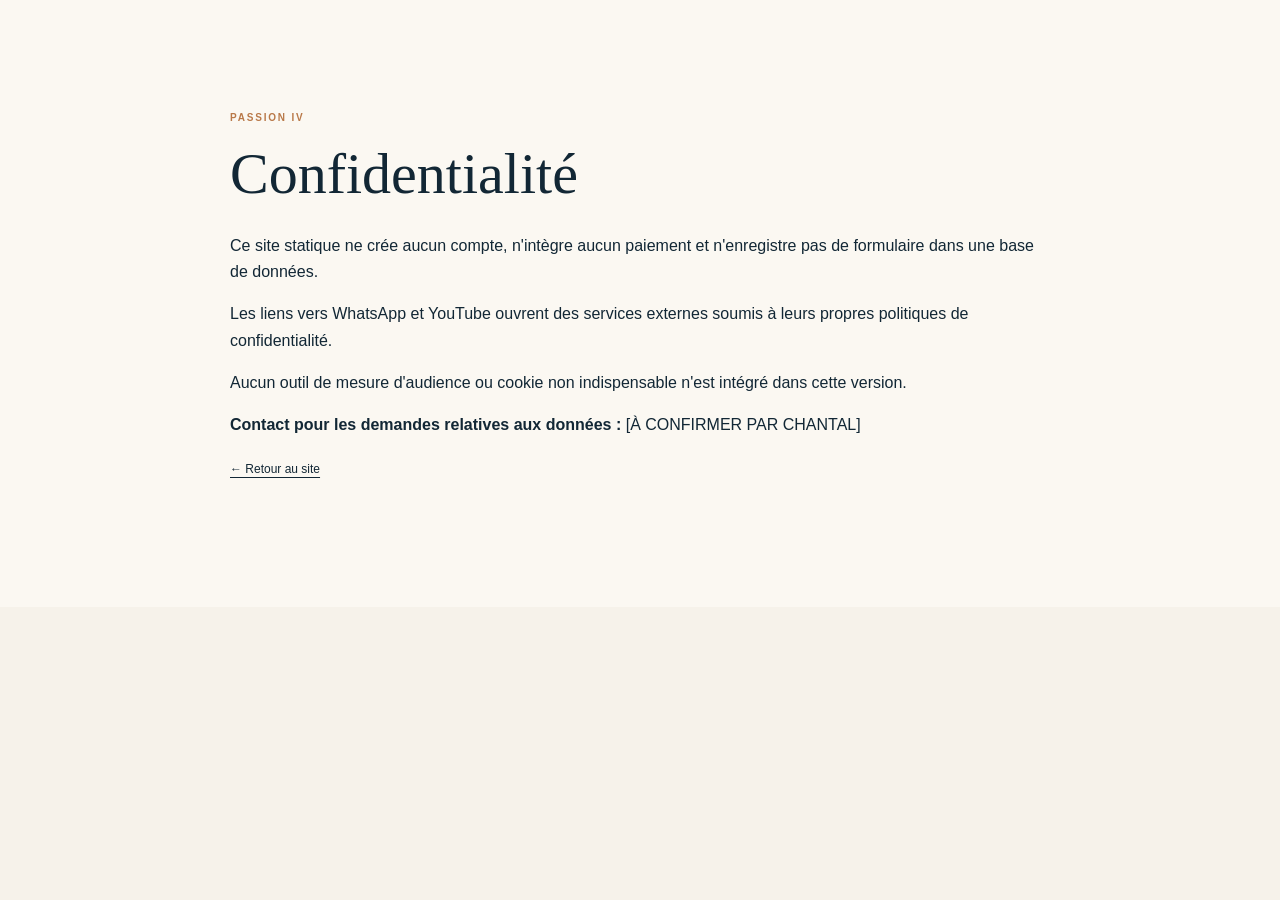
<file: confidentialite.html>
<!doctype html><html lang="fr"><head><meta charset="utf-8"><meta name="viewport" content="width=device-width,initial-scale=1"><meta name="robots" content="noindex"><title>Confidentialité — PASSION IV</title><link rel="stylesheet" href="assets/css/styles.css"></head><body><main class="section warm"><div class="container" style="max-width:820px"><p class="kicker">PASSION IV</p><h1 style="font:500 58px/1 var(--serif);margin:0 0 30px">Confidentialité</h1><p>Ce site statique ne crée aucun compte, n'intègre aucun paiement et n'enregistre pas de formulaire dans une base de données.</p><p>Les liens vers WhatsApp et YouTube ouvrent des services externes soumis à leurs propres politiques de confidentialité.</p><p>Aucun outil de mesure d'audience ou cookie non indispensable n'est intégré dans cette version.</p><p><strong>Contact pour les demandes relatives aux données :</strong> [À CONFIRMER PAR CHANTAL]</p><p><a class="text-link" href="index.html">← Retour au site</a></p></div></main></body></html>
</file>
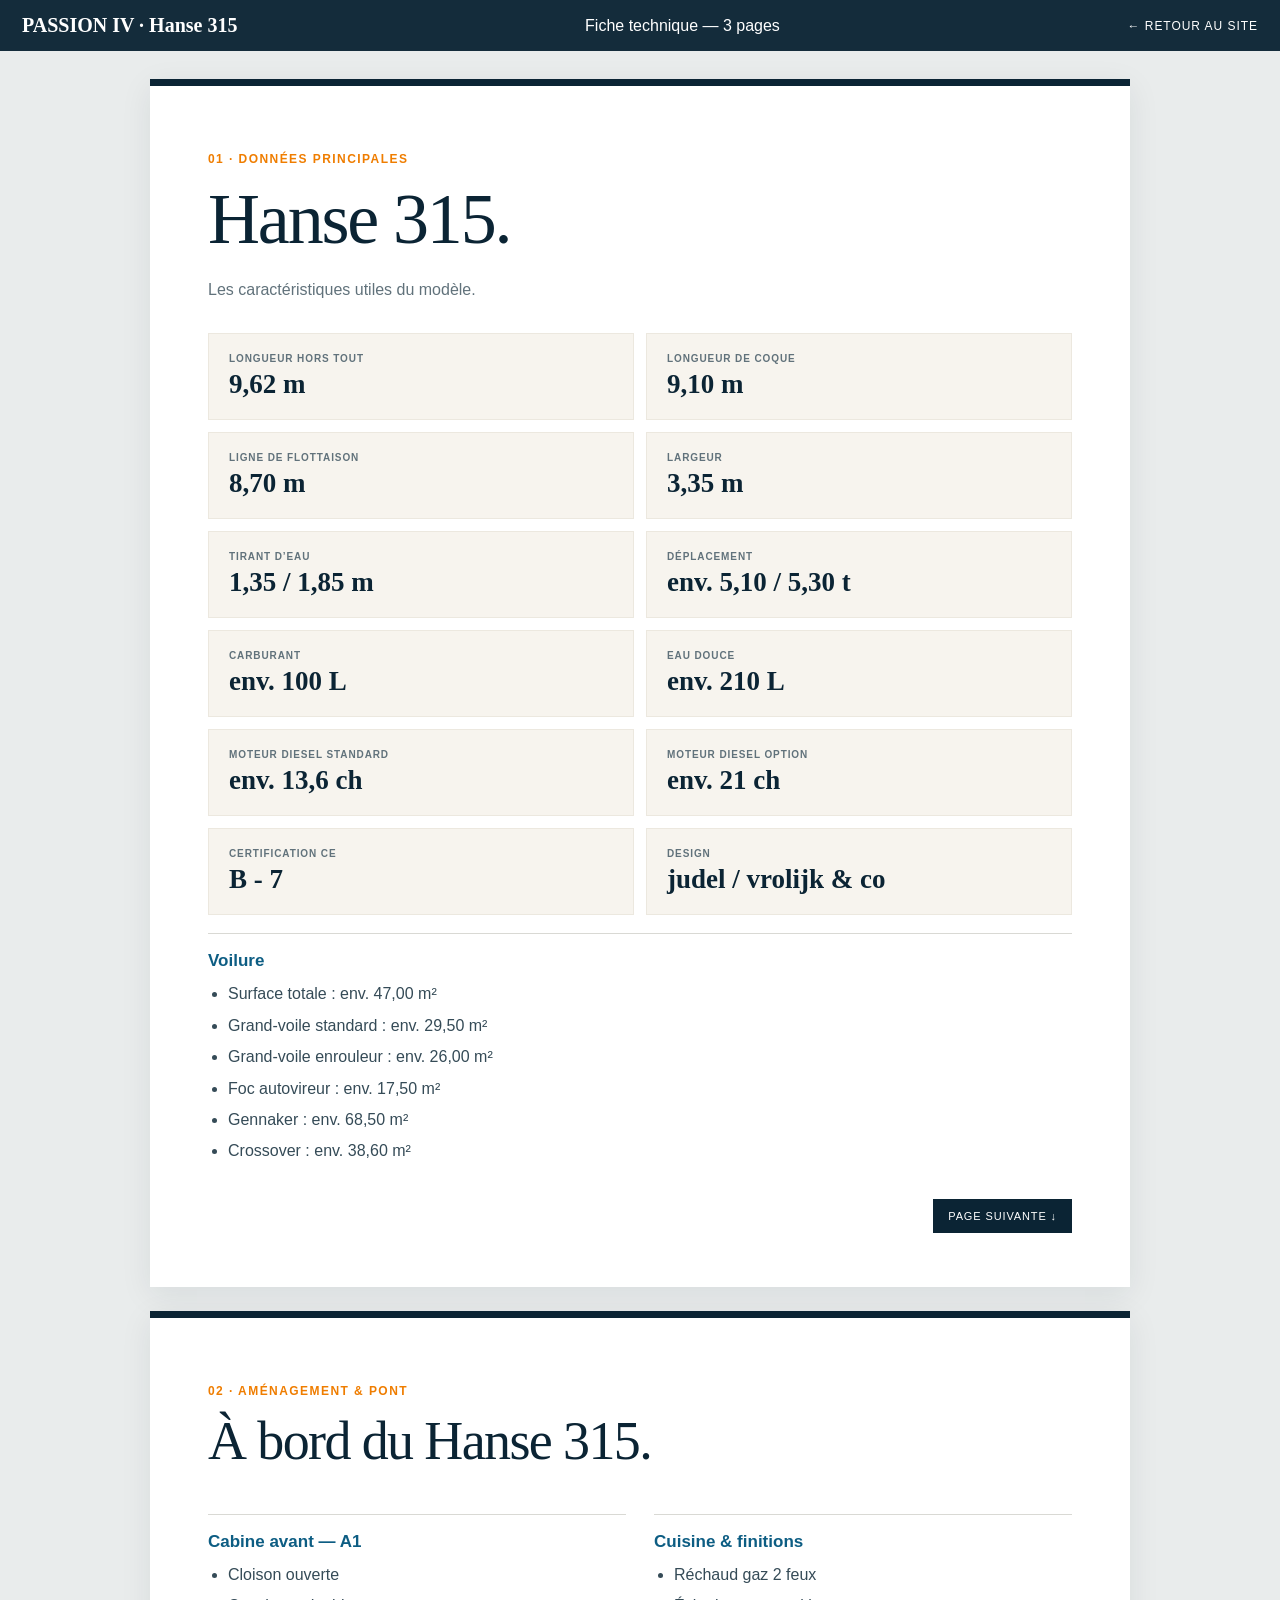
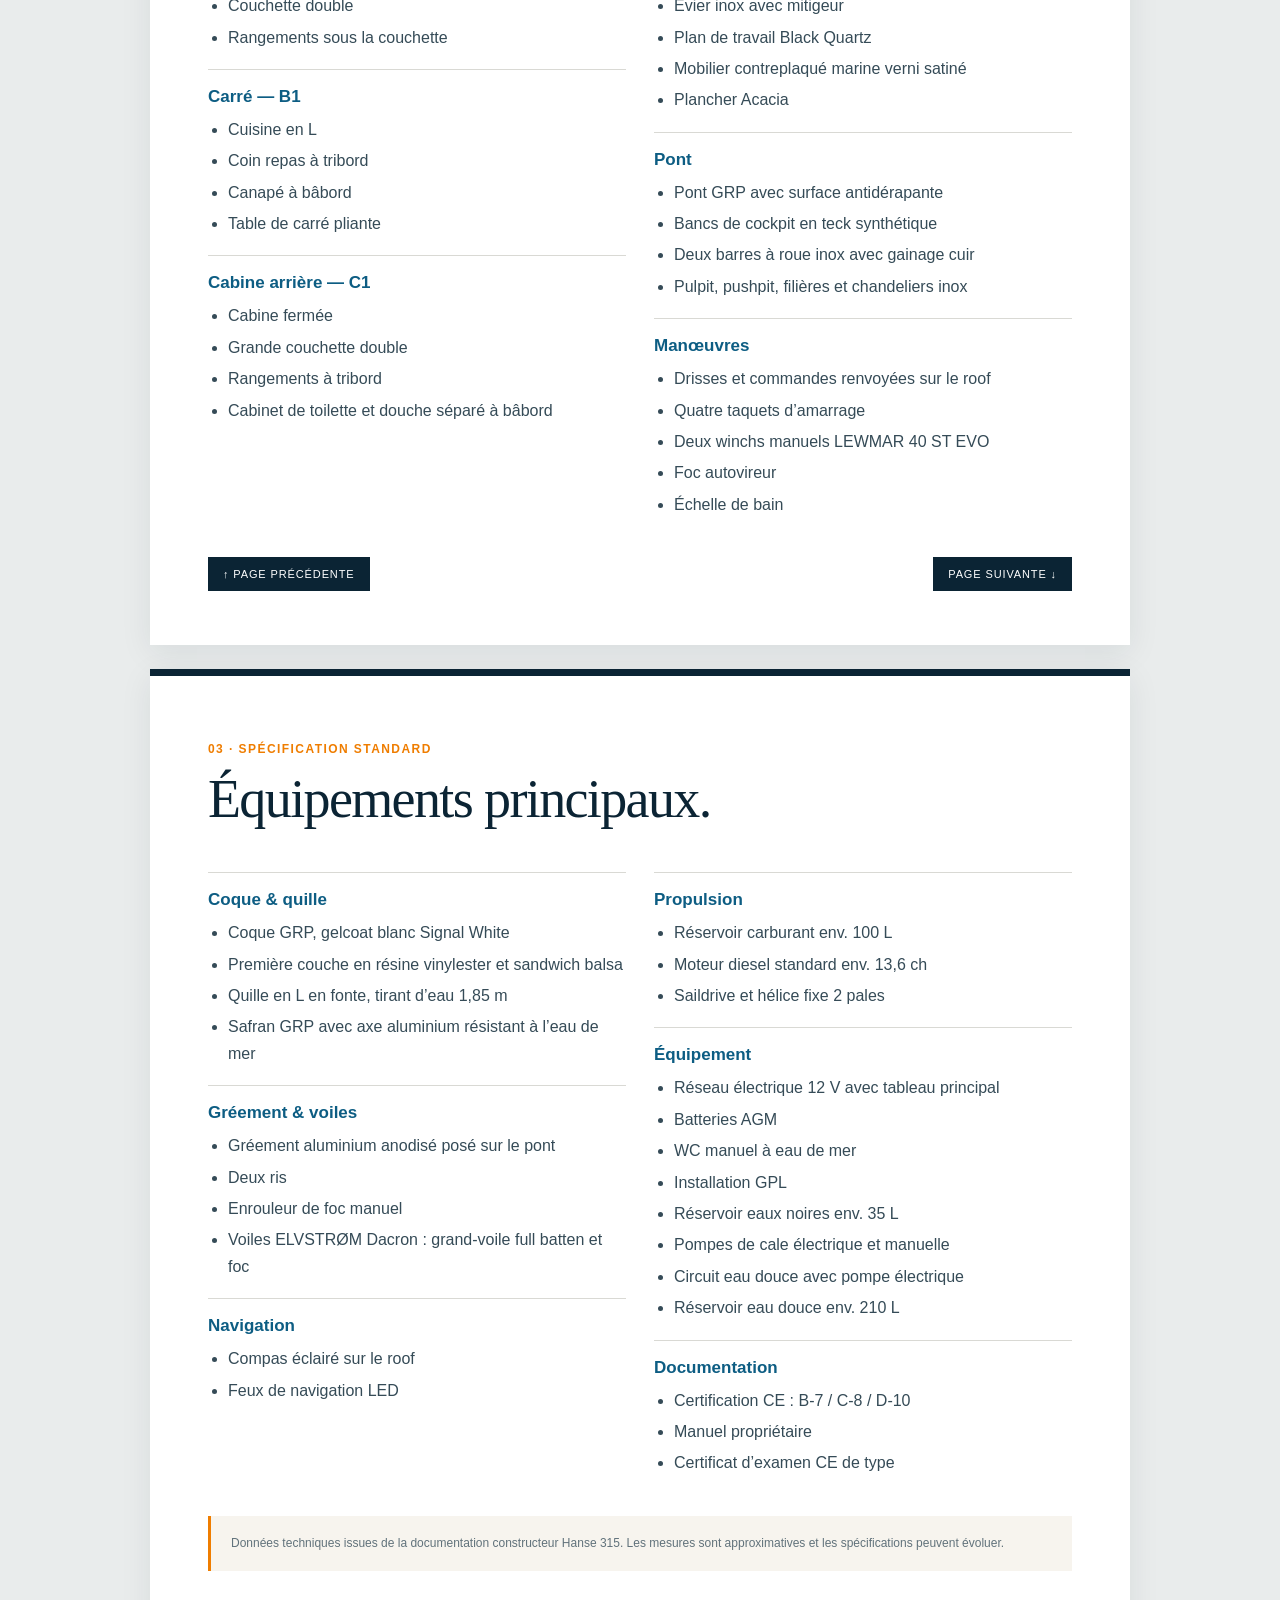
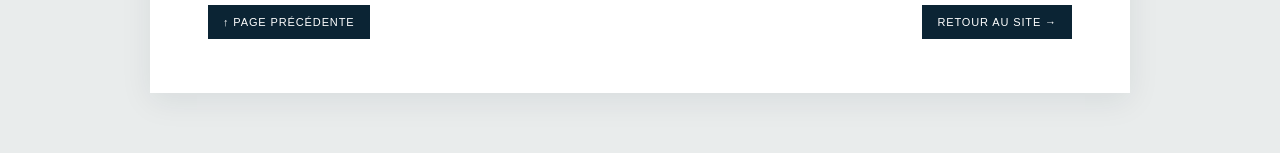
<file: hanse-315-specification.html>
<!doctype html>
<html lang="fr">
<head>
  <meta charset="utf-8">
  <meta name="viewport" content="width=device-width,initial-scale=1">
  <title>Hanse 315 — Fiche technique | PASSION IV</title>
  <meta name="description" content="Fiche technique Hanse 315 en trois sections.">
  <style>
    :root{--marine:#0b2434;--blue:#0d5d83;--orange:#ef7d00;--paper:#f7f4ee;--line:#d9d9d4;--muted:#61727b}
    *{box-sizing:border-box}html{scroll-behavior:smooth}body{margin:0;background:#e9ecec;color:var(--marine);font-family:Arial,Helvetica,sans-serif}
    a{color:inherit}.top{position:sticky;top:0;z-index:10;background:rgba(11,36,52,.96);color:white;padding:14px 22px;display:flex;justify-content:space-between;gap:18px;align-items:center}
    .top strong{font-family:Georgia,serif;font-size:20px}.top a{text-decoration:none;font-size:12px;text-transform:uppercase;letter-spacing:.08em}
    main{width:min(980px,calc(100% - 28px));margin:28px auto 60px}.sheet{background:white;min-height:calc(100vh - 92px);margin:0 0 24px;padding:54px 58px;box-shadow:0 8px 30px rgba(11,36,52,.08);border-top:7px solid var(--marine)}
    .eyebrow{color:var(--orange);font-size:12px;font-weight:800;text-transform:uppercase;letter-spacing:.12em}.sheet h1,.sheet h2{font-family:Georgia,serif;font-weight:500;letter-spacing:-.03em}.sheet h1{font-size:clamp(42px,7vw,72px);margin:10px 0 14px}.sheet h2{font-size:clamp(34px,5vw,54px);margin:10px 0 24px}.lead{color:var(--muted);max-width:720px;line-height:1.65}
    .facts{display:grid;grid-template-columns:repeat(2,1fr);gap:12px;margin-top:30px}.fact{background:var(--paper);padding:19px 20px;border:1px solid #ece8df}.fact small{display:block;color:var(--muted);font-size:10px;text-transform:uppercase;letter-spacing:.09em;font-weight:700}.fact strong{display:block;font-family:Georgia,serif;font-size:27px;margin-top:5px}
    .cols{display:grid;grid-template-columns:1fr 1fr;gap:28px}.block{border-top:1px solid var(--line);padding-top:17px;margin-top:18px}.block h3{color:var(--blue);margin:0 0 10px;font-size:17px}.block ul{margin:0;padding-left:20px;line-height:1.65;color:#354b57}.block li{margin:5px 0}
    .note{margin-top:34px;padding:18px 20px;background:var(--paper);color:var(--muted);font-size:12px;line-height:1.6;border-left:3px solid var(--orange)}
    .nav{display:flex;justify-content:space-between;gap:12px;margin-top:34px}.nav a{background:var(--marine);color:white;text-decoration:none;padding:11px 15px;font-size:11px;text-transform:uppercase;letter-spacing:.08em}
    @media(max-width:720px){.sheet{padding:38px 24px;min-height:auto}.facts,.cols{grid-template-columns:1fr}.top{align-items:flex-start}.top span{display:none}}
    @media print{body{background:white}.top{display:none}main{width:100%;margin:0}.sheet{box-shadow:none;margin:0;min-height:100vh;page-break-after:always}.sheet:last-child{page-break-after:auto}}
  </style>
</head>
<body>
  <header class="top"><strong>PASSION IV · Hanse 315</strong><span>Fiche technique — 3 pages</span><a href="index.html#voilier">← Retour au site</a></header>
  <main>
    <section class="sheet" id="page-1">
      <p class="eyebrow">01 · Données principales</p>
      <h1>Hanse 315.</h1>
      <p class="lead">Les caractéristiques utiles du modèle.</p>
      <div class="facts">
        <div class="fact"><small>Longueur hors tout</small><strong>9,62 m</strong></div>
        <div class="fact"><small>Longueur de coque</small><strong>9,10 m</strong></div>
        <div class="fact"><small>Ligne de flottaison</small><strong>8,70 m</strong></div>
        <div class="fact"><small>Largeur</small><strong>3,35 m</strong></div>
        <div class="fact"><small>Tirant d’eau</small><strong>1,35 / 1,85 m</strong></div>
        <div class="fact"><small>Déplacement</small><strong>env. 5,10 / 5,30 t</strong></div>
        <div class="fact"><small>Carburant</small><strong>env. 100 L</strong></div>
        <div class="fact"><small>Eau douce</small><strong>env. 210 L</strong></div>
        <div class="fact"><small>Moteur diesel standard</small><strong>env. 13,6 ch</strong></div>
        <div class="fact"><small>Moteur diesel option</small><strong>env. 21 ch</strong></div>
        <div class="fact"><small>Certification CE</small><strong>B - 7</strong></div>
        <div class="fact"><small>Design</small><strong>judel / vrolijk & co</strong></div>
      </div>
      <div class="block"><h3>Voilure</h3><ul>
        <li>Surface totale : env. 47,00 m²</li><li>Grand-voile standard : env. 29,50 m²</li>
        <li>Grand-voile enrouleur : env. 26,00 m²</li><li>Foc autovireur : env. 17,50 m²</li>
        <li>Gennaker : env. 68,50 m²</li><li>Crossover : env. 38,60 m²</li>
      </ul></div>
      <div class="nav"><span></span><a href="#page-2">Page suivante ↓</a></div>
    </section>

    <section class="sheet" id="page-2">
      <p class="eyebrow">02 · Aménagement & pont</p>
      <h2>À bord du Hanse 315.</h2>
      <div class="cols">
        <div>
          <div class="block"><h3>Cabine avant — A1</h3><ul><li>Cloison ouverte</li><li>Couchette double</li><li>Rangements sous la couchette</li></ul></div>
          <div class="block"><h3>Carré — B1</h3><ul><li>Cuisine en L</li><li>Coin repas à tribord</li><li>Canapé à bâbord</li><li>Table de carré pliante</li></ul></div>
          <div class="block"><h3>Cabine arrière — C1</h3><ul><li>Cabine fermée</li><li>Grande couchette double</li><li>Rangements à tribord</li><li>Cabinet de toilette et douche séparé à bâbord</li></ul></div>
        </div>
        <div>
          <div class="block"><h3>Cuisine & finitions</h3><ul><li>Réchaud gaz 2 feux</li><li>Évier inox avec mitigeur</li><li>Plan de travail Black Quartz</li><li>Mobilier contreplaqué marine verni satiné</li><li>Plancher Acacia</li></ul></div>
          <div class="block"><h3>Pont</h3><ul><li>Pont GRP avec surface antidérapante</li><li>Bancs de cockpit en teck synthétique</li><li>Deux barres à roue inox avec gainage cuir</li><li>Pulpit, pushpit, filières et chandeliers inox</li></ul></div>
          <div class="block"><h3>Manœuvres</h3><ul><li>Drisses et commandes renvoyées sur le roof</li><li>Quatre taquets d’amarrage</li><li>Deux winchs manuels LEWMAR 40 ST EVO</li><li>Foc autovireur</li><li>Échelle de bain</li></ul></div>
        </div>
      </div>
      <div class="nav"><a href="#page-1">↑ Page précédente</a><a href="#page-3">Page suivante ↓</a></div>
    </section>

    <section class="sheet" id="page-3">
      <p class="eyebrow">03 · Spécification standard</p>
      <h2>Équipements principaux.</h2>
      <div class="cols">
        <div>
          <div class="block"><h3>Coque & quille</h3><ul><li>Coque GRP, gelcoat blanc Signal White</li><li>Première couche en résine vinylester et sandwich balsa</li><li>Quille en L en fonte, tirant d’eau 1,85 m</li><li>Safran GRP avec axe aluminium résistant à l’eau de mer</li></ul></div>
          <div class="block"><h3>Gréement & voiles</h3><ul><li>Gréement aluminium anodisé posé sur le pont</li><li>Deux ris</li><li>Enrouleur de foc manuel</li><li>Voiles ELVSTRØM Dacron : grand-voile full batten et foc</li></ul></div>
          <div class="block"><h3>Navigation</h3><ul><li>Compas éclairé sur le roof</li><li>Feux de navigation LED</li></ul></div>
        </div>
        <div>
          <div class="block"><h3>Propulsion</h3><ul><li>Réservoir carburant env. 100 L</li><li>Moteur diesel standard env. 13,6 ch</li><li>Saildrive et hélice fixe 2 pales</li></ul></div>
          <div class="block"><h3>Équipement</h3><ul><li>Réseau électrique 12 V avec tableau principal</li><li>Batteries AGM</li><li>WC manuel à eau de mer</li><li>Installation GPL</li><li>Réservoir eaux noires env. 35 L</li><li>Pompes de cale électrique et manuelle</li><li>Circuit eau douce avec pompe électrique</li><li>Réservoir eau douce env. 210 L</li></ul></div>
          <div class="block"><h3>Documentation</h3><ul><li>Certification CE : B-7 / C-8 / D-10</li><li>Manuel propriétaire</li><li>Certificat d’examen CE de type</li></ul></div>
        </div>
      </div>
      <p class="note">Données techniques issues de la documentation constructeur Hanse 315. Les mesures sont approximatives et les spécifications peuvent évoluer.</p>
      <div class="nav"><a href="#page-2">↑ Page précédente</a><a href="index.html#voilier">Retour au site →</a></div>
    </section>
  </main>
</body>
</html>
</file>
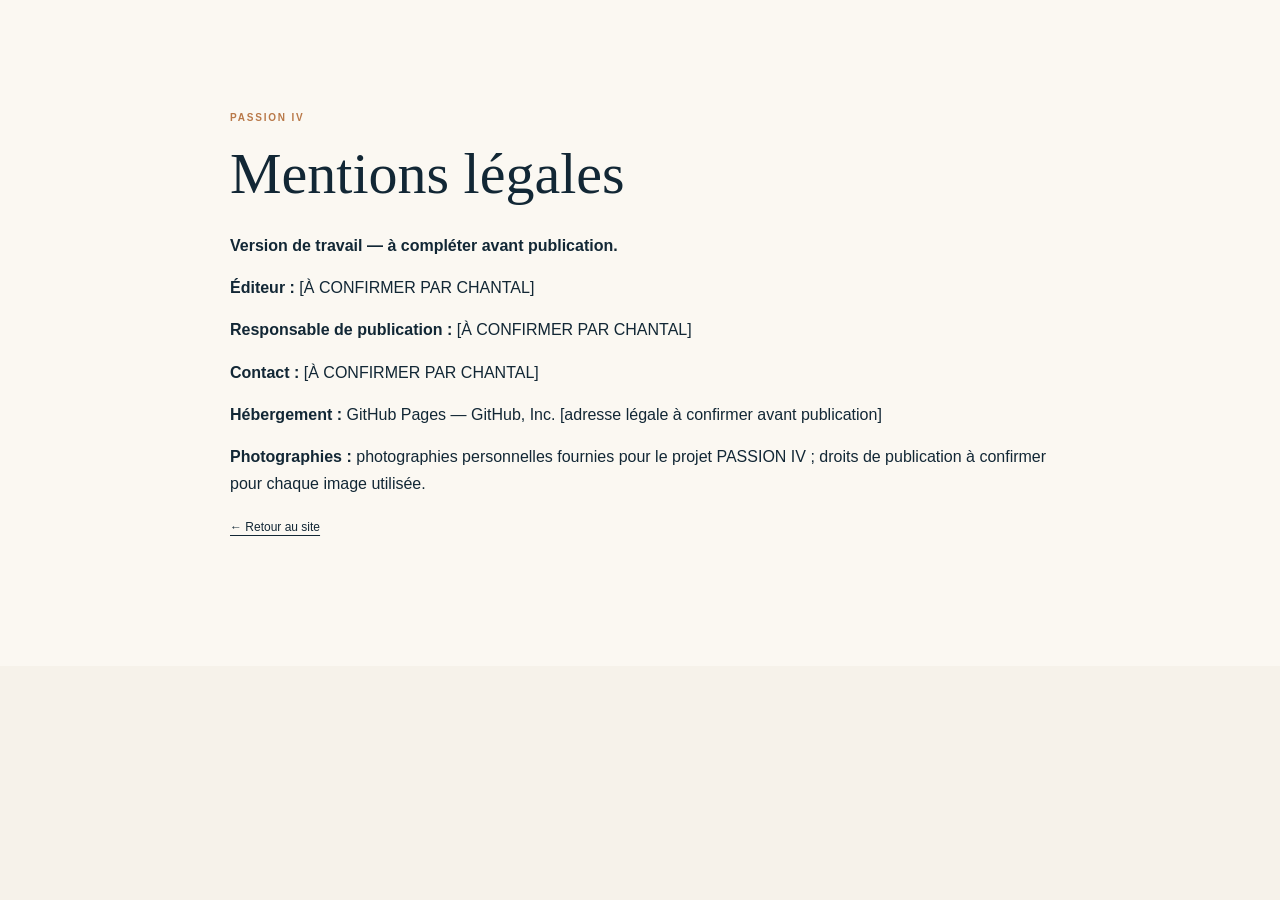
<file: mentions-legales.html>
<!doctype html><html lang="fr"><head><meta charset="utf-8"><meta name="viewport" content="width=device-width,initial-scale=1"><meta name="robots" content="noindex"><title>Mentions légales — PASSION IV</title><link rel="stylesheet" href="assets/css/styles.css"></head><body><main class="section warm"><div class="container" style="max-width:820px"><p class="kicker">PASSION IV</p><h1 style="font:500 58px/1 var(--serif);margin:0 0 30px">Mentions légales</h1><p><strong>Version de travail — à compléter avant publication.</strong></p><p><strong>Éditeur :</strong> [À CONFIRMER PAR CHANTAL]</p><p><strong>Responsable de publication :</strong> [À CONFIRMER PAR CHANTAL]</p><p><strong>Contact :</strong> [À CONFIRMER PAR CHANTAL]</p><p><strong>Hébergement :</strong> GitHub Pages — GitHub, Inc. [adresse légale à confirmer avant publication]</p><p><strong>Photographies :</strong> photographies personnelles fournies pour le projet PASSION IV ; droits de publication à confirmer pour chaque image utilisée.</p><p><a class="text-link" href="index.html">← Retour au site</a></p></div></main></body></html>
</file>
<file: assets/css/styles.css>
:root{
  --marine:#0b2434;
  --marine-2:#14394a;
  --sea:#315b68;
  --paper:#f6f2ea;
  --warm:#fbf8f2;
  --sand:#e5dac9;
  --sand-2:#d5c3aa;
  --accent:#b97949;
  --ink:#122735;
  --muted:#64717a;
  --line:#cfc7bc;
  --white:#fff;
  --shadow:0 18px 45px rgba(10,36,52,.12);
  --radius:18px;
  --container:min(1180px,calc(100vw - 40px));
  --serif:"Iowan Old Style","Baskerville","Palatino Linotype",Georgia,serif;
  --sans:Inter,ui-sans-serif,-apple-system,BlinkMacSystemFont,"Segoe UI",Roboto,Arial,sans-serif;
}
*{box-sizing:border-box}
html{scroll-behavior:smooth;scroll-padding-top:24px}
body{margin:0;background:var(--paper);color:var(--ink);font-family:var(--sans);font-size:16px;line-height:1.65;-webkit-font-smoothing:antialiased}
body.menu-open{overflow:hidden}
img{display:block;width:100%;height:auto}
a{color:inherit;text-decoration:none}
button,input,textarea,select{font:inherit}
button{color:inherit}
a:focus-visible,button:focus-visible,summary:focus-visible{outline:3px solid var(--accent);outline-offset:4px}
[hidden]{display:none!important}
.container{width:var(--container);margin-inline:auto}
.skip-link{position:fixed;left:16px;top:-120px;z-index:300;background:#fff;color:#111;padding:12px 16px;border-radius:6px}.skip-link:focus{top:16px}
.site-header{position:absolute;top:0;left:0;right:0;z-index:50;display:flex;align-items:center;justify-content:space-between;padding:26px max(24px,4vw);color:#fff}
.brand{display:inline-flex;flex-direction:column;gap:7px;font-weight:800;letter-spacing:.08em;line-height:1}.brand span{font-size:20px}.brand em{font-family:var(--serif);font-weight:500}.brand small{font-size:9px;letter-spacing:.18em;text-transform:uppercase;opacity:.78}
.menu-tab{position:fixed;right:0;top:42%;z-index:70;border:0;background:var(--paper);color:var(--marine);min-height:50px;padding:13px 14px 13px 12px;display:flex;gap:10px;align-items:center;box-shadow:0 8px 30px rgba(0,0,0,.16);border-radius:12px 0 0 12px;text-transform:uppercase;letter-spacing:.12em;font-size:10px;font-weight:800;cursor:pointer}.menu-tab-lines{display:grid;gap:5px}.menu-tab-lines i{display:block;width:20px;height:1.5px;background:currentColor}
.menu-backdrop{position:fixed;inset:0;z-index:80;background:rgba(4,19,28,.55);backdrop-filter:blur(3px)}
.menu-drawer{position:fixed;right:0;top:0;bottom:0;width:min(440px,100vw);z-index:90;background:var(--paper);transform:translateX(102%);transition:transform .35s ease;display:flex;flex-direction:column;padding:30px 28px 24px;box-shadow:-20px 0 60px rgba(0,0,0,.22);overflow:auto}.menu-drawer.open{transform:translateX(0)}
.menu-head{display:flex;justify-content:space-between;align-items:center;padding-bottom:22px;border-bottom:1px solid var(--line)}.menu-head div{display:grid;gap:5px}.menu-head strong{letter-spacing:.1em}.menu-head small{font-size:10px;text-transform:uppercase;letter-spacing:.14em;color:var(--muted)}.icon-button{width:44px;height:44px;border:1px solid var(--line);border-radius:50%;background:transparent;font-size:27px;cursor:pointer}
.drawer-nav{display:grid;margin-top:18px}.drawer-nav>a,.drawer-nav summary{display:flex;align-items:center;gap:15px;padding:16px 4px;border-bottom:1px solid var(--line);font-family:var(--serif);font-size:25px;cursor:pointer;list-style:none}.drawer-nav summary::-webkit-details-marker{display:none}.drawer-nav span{font-family:var(--sans);font-size:9px;letter-spacing:.1em;color:var(--accent)}.drawer-nav details[open] summary{color:var(--accent)}.submenu{display:grid;padding:8px 0 12px 40px;border-bottom:1px solid var(--line)}.submenu a{padding:8px 0;color:#415563;font-size:14px}.menu-foot{margin-top:auto;padding-top:25px;display:flex;justify-content:space-between;gap:15px;font-size:11px;color:var(--muted)}
.hero{min-height:100svh;position:relative;display:grid;align-items:end;overflow:hidden;background:var(--marine);color:#fff}.hero-media,.hero-shade{position:absolute;inset:0}.hero-media img{width:100%;height:100%;object-fit:cover;object-position:center 48%;animation:none}.hero-shade{background:linear-gradient(90deg,rgba(4,22,33,.80) 0%,rgba(4,22,33,.50) 30%,rgba(4,22,33,.16) 54%,rgba(4,22,33,.04) 75%),linear-gradient(0deg,rgba(3,17,26,.48),transparent 48%)}.hero-content{position:relative;z-index:2;padding:165px 0 86px;align-self:center}.kicker{margin:0 0 18px;text-transform:uppercase;letter-spacing:.18em;font-size:10px;font-weight:800;color:var(--accent)}.kicker.light{color:#f0d5bd}.hero h1{font-family:var(--serif);font-size:clamp(74px,13vw,178px);line-height:.8;letter-spacing:-.055em;font-weight:500;margin:0;max-width:900px}.hero h1 em{font-weight:400}.hero-line{font-family:var(--serif);font-style:italic;font-size:clamp(24px,3vw,40px);margin:25px 0 12px}.hero-copy{font-size:17px;max-width:590px;color:#edf2f5;margin:0}.hero-actions{display:flex;gap:11px;flex-wrap:wrap;margin-top:30px}.button{min-height:48px;padding:13px 20px;border-radius:999px;display:inline-flex;align-items:center;justify-content:center;font-size:12px;font-weight:800;letter-spacing:.035em;transition:transform .18s,background .18s,color .18s}.button:hover{transform:translateY(-1px)}.button-light{background:var(--paper);color:var(--marine)}.button-ghost{border:1px solid rgba(255,255,255,.48);color:#fff;background:rgba(255,255,255,.06)}.button-accent{background:var(--accent);color:#fff}.button-dark{background:var(--marine);color:#fff}.hero-scroll{position:absolute;z-index:2;right:max(22px,5vw);bottom:33px;font-size:10px;text-transform:uppercase;letter-spacing:.15em;display:flex;gap:12px;align-items:center}.hero-scroll span{font-size:18px}
.fact-strip{background:var(--marine);color:#fff;border-top:1px solid rgba(255,255,255,.16)}.fact-grid{display:grid;grid-template-columns:repeat(4,1fr)}.fact-grid div{padding:24px 24px 26px;border-right:1px solid rgba(255,255,255,.14)}.fact-grid div:first-child{padding-left:0}.fact-grid div:last-child{border-right:0}.fact-grid strong{display:block;font:500 25px/1.2 var(--serif);margin-bottom:6px}.fact-grid span{font-size:10px;text-transform:uppercase;letter-spacing:.12em;color:#b9c7ce}
.section{padding:110px 0}.warm{background:var(--warm)}.sand{background:var(--sand)}.deep{background:var(--marine);color:#fff}.split{display:grid;grid-template-columns:1fr 1fr;gap:70px;align-items:center}.top-align{align-items:start}.copy-block h2,.section-head h2{font:500 clamp(45px,6.3vw,82px)/.98 var(--serif);letter-spacing:-.045em;margin:0 0 28px}.copy-block h2 em,.section-head h2 em{font-weight:400;color:var(--accent)}.copy-block p{color:#3d5260;margin:0 0 17px;max-width:680px}.light-text p{color:#d4dfe5}.light-text h2,.light-text strong{color:#fff}.clean-list{list-style:none;padding:0;margin:26px 0 0;display:grid;gap:11px}.clean-list li{position:relative;padding-left:24px;color:#3d5260}.clean-list li:before{content:"—";position:absolute;left:0;color:var(--accent)}
.media-card{margin:0;position:relative;background:#d7dedf;overflow:hidden;border-radius:var(--radius);box-shadow:var(--shadow)}.media-card img{height:100%;object-fit:cover}.zoom-navigation{overflow:hidden}
.zoom-navigation picture{overflow:hidden}
.zoom-navigation img{animation:navigation-zoom 14s ease-in-out infinite alternate;transform-origin:center center;will-change:transform}
@keyframes navigation-zoom{from{transform:scale(1)}to{transform:scale(1.08)}}
.media-card>picture{display:block;aspect-ratio:4/3}.media-card.large>picture{aspect-ratio:16/10}.media-card figcaption{position:absolute;left:14px;bottom:14px;background:rgba(11,36,52,.82);color:#fff;border-radius:999px;padding:7px 11px;font-size:10px;letter-spacing:.08em;text-transform:uppercase}.portrait-ish>picture{aspect-ratio:4/5}.portrait-ish img{object-position:center 42%}
.section-head{display:flex;justify-content:space-between;gap:50px;align-items:end;margin-bottom:52px}.section-head>div{max-width:720px}.section-head>p{max-width:420px;margin:0;color:#425866}.section-head.light-text>p{color:#cbd8de}
.timeline{list-style:none;padding:0;margin:45px 0 28px;border-top:1px solid rgba(255,255,255,.18)}.timeline li{display:grid;grid-template-columns:75px 1fr;gap:28px;padding:27px 0;border-bottom:1px solid rgba(255,255,255,.18)}.timeline>li>span{font-size:10px;letter-spacing:.12em;color:#d5a57f}.timeline strong{font:500 31px/1.1 var(--serif)}.timeline p{margin:8px 0 0;color:#c7d4da;max-width:650px}.fine-print{font-size:11px!important;color:#8ca0aa!important;max-width:760px!important}
.sorties-list{display:grid;gap:1px;background:rgba(11,36,52,.15);border:1px solid rgba(11,36,52,.15)}.sortie-card{background:var(--paper);padding:28px;display:grid;grid-template-columns:1fr auto;gap:30px;align-items:end}.sortie-cat{font-size:9px;text-transform:uppercase;letter-spacing:.13em;color:var(--accent);font-weight:800}.sortie-card h3{font:500 31px/1.1 var(--serif);margin:8px 0}.sortie-card p{margin:7px 0;color:#53636d}.sortie-date{text-transform:capitalize;font-weight:700;color:var(--marine)!important}.sortie-actions{display:grid;gap:10px;justify-items:end}.empty-state{border:1px solid rgba(11,36,52,.2);padding:28px;background:rgba(255,255,255,.4)}.empty-state strong{font:500 25px var(--serif)}.empty-state p{margin:8px 0 0;color:#52636c}
.context-photo{position:relative;margin:46px auto 0;width:min(1180px,calc(100% - 48px));overflow:hidden;border-radius:14px;background:#d8e0e2}
.context-photo img{width:100%;height:clamp(300px,46vw,620px);object-fit:cover;display:block}
.context-photo figcaption{position:absolute;left:18px;bottom:16px;margin:0;padding:9px 12px;background:rgba(7,27,39,.74);color:#fff;font-size:10px;text-transform:uppercase;letter-spacing:.1em;border-radius:999px}
.photo-break{position:relative;min-height:58vh;overflow:hidden;background:#0b2434}
.photo-break picture,.photo-break img{position:absolute;inset:0;width:100%;height:100%}
.photo-break img{object-fit:cover}
.photo-break::after{content:"";position:absolute;inset:0;background:linear-gradient(180deg,rgba(7,27,39,.04),rgba(7,27,39,.34))}
.photo-break>span{position:absolute;z-index:1;left:max(22px,5vw);bottom:28px;color:#fff;font-size:10px;text-transform:uppercase;letter-spacing:.14em;background:rgba(7,27,39,.56);padding:10px 13px;border-radius:999px}
.boat-facts{display:grid;grid-template-columns:repeat(4,1fr);margin:6px 0 34px;border:1px solid var(--line);background:rgba(255,255,255,.42)}
.boat-facts div{padding:18px 22px;border-right:1px solid var(--line)}
.boat-facts div:last-child{border-right:0}
.boat-facts strong{display:block;font:500 24px/1.15 var(--serif);color:var(--marine);margin-bottom:6px}
.boat-facts span{display:block;font-size:9px;text-transform:uppercase;letter-spacing:.12em;color:var(--muted)}
.boat-visuals{display:grid;grid-template-columns:1.35fr .65fr;gap:20px;align-items:stretch}.spec-wrap{margin-top:38px}.precision-note{border-left:3px solid var(--accent);padding:14px 18px;background:#f0e8dc;color:#3c4f59;font-size:13px}.spec-grid{display:grid;grid-template-columns:repeat(4,1fr);gap:1px;background:var(--line);border:1px solid var(--line);margin-top:20px}.spec-grid article{background:#fff;padding:23px;min-height:150px;display:flex;flex-direction:column}.spec-icon{font-size:21px;color:var(--accent);margin-bottom:auto}.spec-grid small{text-transform:uppercase;letter-spacing:.12em;font-size:9px;color:var(--muted);margin:14px 0 6px}.spec-grid strong{font:500 25px var(--serif)}.source-line{font-size:12px;margin:16px 0 0}.source-line a{text-decoration:underline;text-underline-offset:4px}
.chantal-grid{align-items:start}.gallery-grid{display:grid;grid-template-columns:repeat(3,1fr);grid-auto-rows:250px;gap:12px}.gallery-item{position:relative;border:0;padding:0;background:#d5dddf;overflow:hidden;border-radius:14px;cursor:zoom-in}.gallery-item img{width:100%;height:100%;object-fit:cover;transition:transform .8s cubic-bezier(.2,.7,.2,1)}.gallery-item:hover img{transform:scale(1.04)}.gallery-item.tall{grid-row:span 2}.gallery-item.wide{grid-column:span 2}.gallery-item span{position:absolute;left:12px;bottom:12px;background:rgba(11,36,52,.8);color:#fff;padding:7px 10px;border-radius:999px;font-size:10px;text-transform:uppercase;letter-spacing:.08em}.video-facade{margin-top:18px;display:grid;position:relative;overflow:hidden;border-radius:16px;min-height:330px;background:var(--marine);color:#fff}.video-facade>*{grid-area:1/1}.video-facade picture,.video-facade img{height:100%}.video-facade img{object-fit:cover;filter:brightness(.68)}.play{place-self:center;z-index:2;width:70px;height:70px;border-radius:50%;display:grid;place-items:center;background:#fff;color:var(--marine);font-size:24px;padding-left:4px}.video-copy{z-index:2;align-self:end;padding:28px;display:grid;gap:5px}.video-copy small{text-transform:uppercase;letter-spacing:.14em}.video-copy strong{font:500 30px var(--serif)}
.video-selection{margin-top:34px;padding:28px;border:1px solid var(--line);border-radius:16px;background:rgba(255,255,255,.42)}
.video-selection-head{display:flex;align-items:end;justify-content:space-between;gap:24px;margin-bottom:20px}
.video-selection-head .kicker{margin-bottom:8px}.video-selection-head h3{margin:0;font:500 clamp(30px,4vw,46px)/1.05 var(--serif);letter-spacing:-.035em}
.video-channel-link{flex:0 0 auto;font-size:11px;text-transform:uppercase;letter-spacing:.1em;text-decoration:underline;text-underline-offset:4px}
.video-bubbles{display:grid;grid-template-columns:repeat(2,minmax(0,1fr));gap:10px}
.video-bubble{display:grid;grid-template-columns:34px 1fr;column-gap:12px;align-items:center;min-height:82px;padding:15px 17px;border:1px solid rgba(11,36,52,.15);border-radius:999px;background:var(--paper);transition:transform .18s ease,border-color .18s ease,background .18s ease}
.video-bubble:hover{transform:translateY(-2px);border-color:var(--accent);background:#fff}
.video-bubble>span{grid-row:1/3;width:34px;height:34px;border-radius:50%;display:grid;place-items:center;background:var(--marine);color:#fff;font-size:9px;letter-spacing:.08em}
.video-bubble strong{font:500 18px/1.15 var(--serif)}
.video-bubble small{font-size:9px;text-transform:uppercase;letter-spacing:.1em;color:var(--muted);margin-top:4px}
.video-selection.reveal .video-bubble{opacity:0;transform:translateY(12px)}
.video-selection.revealed .video-bubble{animation:video-bubble-in .55s cubic-bezier(.2,.7,.2,1) both}
.video-selection.revealed .video-bubble:nth-child(2){animation-delay:.07s}
.video-selection.revealed .video-bubble:nth-child(3){animation-delay:.14s}
.video-selection.revealed .video-bubble:nth-child(4){animation-delay:.21s}
.video-selection.revealed .video-bubble:nth-child(5){animation-delay:.28s}
.video-selection.revealed .video-bubble:nth-child(6){animation-delay:.35s}
@keyframes video-bubble-in{to{opacity:1;transform:translateY(0)}}
.lesson-grid{display:grid;grid-template-columns:1fr 1fr;border-top:1px solid #b9ab98}.lesson-grid details{border-bottom:1px solid #b9ab98}.lesson-grid details:nth-child(odd){border-right:1px solid #b9ab98;padding-right:24px}.lesson-grid details:nth-child(even){padding-left:24px}.lesson-grid summary{list-style:none;display:grid;grid-template-columns:34px 1fr auto;gap:12px;align-items:center;min-height:90px;cursor:pointer}.lesson-grid summary::-webkit-details-marker{display:none}.lesson-grid summary span{font-size:10px;color:var(--accent);font-weight:800}.lesson-grid summary strong{font:500 24px var(--serif)}.lesson-grid summary small{text-transform:uppercase;letter-spacing:.11em;font-size:8px;color:#6d6e69}.lesson-grid details>div{padding:0 0 24px 46px;color:#4d5d62}.lesson-grid details:nth-child(even)>div{padding-right:20px}.lesson-grid p{margin:0 0 10px}.lesson-grid ul{padding-left:18px;margin:0}.sources-box{margin-top:30px;border:1px solid #b9ab98;padding:22px;background:rgba(255,255,255,.22)}.sources-box p{margin:7px 0 0;color:#53616a;font-size:13px}
.faq{border-top:1px solid var(--line)}.faq details{border-bottom:1px solid var(--line)}.faq summary{list-style:none;cursor:pointer;font:500 25px/1.25 var(--serif);padding:21px 42px 21px 0;position:relative}.faq summary::-webkit-details-marker{display:none}.faq summary:after{content:"+";position:absolute;right:5px;top:18px;color:var(--accent);font-family:var(--sans);font-size:24px}.faq details[open] summary:after{content:"−"}.faq details p{margin:0;padding:0 40px 20px 0;color:#4c5f6a}
.practical-grid{display:grid;grid-template-columns:repeat(3,1fr);gap:1px;background:rgba(255,255,255,.18);border:1px solid rgba(255,255,255,.18)}.practical-grid article{padding:28px;background:#123143;min-height:230px}.practical-grid span{font-size:9px;color:#d5a57f;letter-spacing:.13em}.practical-grid h3{font:500 27px var(--serif);margin:16px 0 12px}.practical-grid p{color:#cbd7dd;margin:0 0 12px;font-size:14px}.practical-grid a{font-size:11px;text-decoration:underline;text-underline-offset:4px}
.contact-section{background:#efe7dc}.contact-grid{display:grid;grid-template-columns:1fr .8fr;gap:60px;align-items:center}.contact-card{background:#fff;border:1px solid var(--line);padding:30px;border-radius:16px;display:grid;gap:14px}.contact-card strong{font:500 30px var(--serif)}.contact-card span{color:var(--muted)}.text-link{text-decoration:underline;text-underline-offset:4px;font-size:12px}
.site-footer{background:#071b27;color:#d8e3e8;padding:58px 0 24px}.footer-grid{display:grid;grid-template-columns:1.5fr repeat(3,1fr);gap:35px}.footer-grid>div{display:grid;align-content:start;gap:9px}.footer-grid strong{color:#fff}.footer-grid p{margin:0;color:#9eb0b9;max-width:310px}.footer-grid a{font-size:12px;color:#becbd1}.footer-bottom{border-top:1px solid rgba(255,255,255,.15);margin-top:35px;padding-top:18px;display:flex;justify-content:space-between;gap:20px;font-size:10px;text-transform:uppercase;letter-spacing:.12em;color:#91a5af}
.to-top{position:fixed;right:18px;bottom:18px;z-index:60;width:48px;height:48px;border:0;border-radius:50%;background:var(--accent);color:#fff;font-size:20px;box-shadow:0 8px 25px rgba(0,0,0,.2);opacity:0;visibility:hidden;transform:translateY(8px);transition:.2s;cursor:pointer}.to-top.visible{opacity:1;visibility:visible;transform:translateY(0)}.mobile-whatsapp{display:none}
.lightbox{width:min(1100px,94vw);max-height:92vh;border:0;padding:0;background:transparent;color:#fff;overflow:visible}.lightbox::backdrop{background:rgba(0,0,0,.88);backdrop-filter:blur(4px)}.lightbox figure{margin:0;background:#071b27;border-radius:12px;overflow:hidden}.lightbox figure img{max-height:82vh;object-fit:contain;background:#071b27}.lightbox figcaption{padding:13px 16px;font-size:12px}.lightbox-close,.lightbox-nav{position:fixed;z-index:2;border:0;background:#fff;color:#071b27;border-radius:50%;width:46px;height:46px;cursor:pointer}.lightbox-close{right:22px;top:22px;font-size:28px}.lightbox-nav{top:50%;transform:translateY(-50%);font-size:23px}.lightbox-nav.prev{left:20px}.lightbox-nav.next{right:20px}
.reveal{opacity:0;transform:translateY(24px)}.reveal.revealed{opacity:1;transform:none;transition:opacity .8s ease,transform .8s cubic-bezier(.2,.7,.2,1)}
@keyframes kenburns{from{transform:scale(1.035)}to{transform:scale(1)}}
@media(max-width:980px){
  .boat-facts{grid-template-columns:repeat(2,1fr)}
  .boat-facts div:nth-child(2){border-right:0}
  .boat-facts div:nth-child(-n+2){border-bottom:1px solid var(--line)}

  .section{padding:88px 0}.split{gap:42px}.section-head{align-items:start;flex-direction:column}.boat-visuals{grid-template-columns:1fr}.spec-grid{grid-template-columns:repeat(2,1fr)}.practical-grid{grid-template-columns:repeat(2,1fr)}.footer-grid{grid-template-columns:1.5fr 1fr 1fr}.footer-grid>div:last-child{grid-column:2}.gallery-grid{grid-template-columns:1fr 1fr}.gallery-item.wide{grid-column:span 2}.video-bubbles{grid-template-columns:1fr}.fact-grid{grid-template-columns:repeat(2,1fr)}.fact-grid div:nth-child(2){border-right:0}.fact-grid div:nth-child(-n+2){border-bottom:1px solid rgba(255,255,255,.14)}
}
@media(max-width:760px){
  .context-photo{width:calc(100% - 32px);margin-top:30px;border-radius:10px}
  .context-photo img{height:58vw;min-height:240px}
  .context-photo figcaption{left:12px;bottom:12px}
  .photo-break{min-height:52vh}

  .boat-facts{margin-bottom:26px}
  .boat-facts div{padding:16px 14px}
  .boat-facts strong{font-size:21px}

  :root{--container:min(100% - 32px,1180px)}
  body{font-size:16px;padding-bottom:0}.site-header{padding:22px 18px}.brand span{font-size:17px}.menu-tab{top:18px;right:16px;border-radius:999px;padding:12px 15px;background:rgba(246,242,234,.94)}.menu-tab span:last-child{display:none}.menu-drawer{padding:24px 20px}.drawer-nav>a,.drawer-nav summary{font-size:23px}.hero{min-height:86svh}.hero-content{padding:145px 0 78px}.hero h1{font-size:clamp(68px,22vw,104px);max-width:100%}.hero-copy{font-size:16px}.hero-actions{align-items:stretch;flex-direction:column;max-width:310px}.hero-scroll{display:none}.hero-media img{object-position:72% center;animation:none}.fact-grid strong{font-size:22px}.fact-grid div{padding:20px 14px}.fact-grid div:first-child{padding-left:14px}.section{padding:70px 0}.split{grid-template-columns:1fr}.copy-block h2,.section-head h2{font-size:48px}.media-card>picture{aspect-ratio:4/3}.timeline li{grid-template-columns:45px 1fr;gap:15px}.timeline strong{font-size:27px}.sortie-card{grid-template-columns:1fr}.sortie-actions{justify-items:start}.spec-grid{grid-template-columns:1fr 1fr}.spec-grid article{min-height:135px;padding:18px}.spec-grid strong{font-size:22px}.gallery-grid{grid-template-columns:1fr;grid-auto-rows:280px}.gallery-item.wide,.gallery-item.tall{grid-column:auto;grid-row:auto}.gallery-item.tall{min-height:380px}.video-facade{min-height:270px}.video-copy strong{font-size:24px}.video-selection{padding:20px}.video-selection-head{align-items:start;flex-direction:column}.video-bubble{border-radius:18px;min-height:76px}.lesson-grid{grid-template-columns:1fr}.lesson-grid details:nth-child(odd){border-right:0;padding-right:0}.lesson-grid details:nth-child(even){padding-left:0}.lesson-grid summary{grid-template-columns:28px 1fr;min-height:82px}.lesson-grid summary small{grid-column:2}.lesson-grid details>div,.lesson-grid details:nth-child(even)>div{padding:0 0 22px 40px}.practical-grid{grid-template-columns:1fr}.practical-grid article{min-height:auto}.contact-grid{grid-template-columns:1fr}.footer-grid{grid-template-columns:1fr 1fr}.footer-grid>div:last-child{grid-column:auto}.footer-grid>div:first-child{grid-column:1/-1}.to-top{bottom:76px}.mobile-whatsapp{position:fixed;left:12px;right:12px;bottom:12px;z-index:55;background:var(--accent);color:#fff;min-height:50px;border-radius:999px;display:flex;align-items:center;justify-content:center;font-size:12px;font-weight:800;box-shadow:0 10px 30px rgba(0,0,0,.22)}.mobile-whatsapp[hidden]{display:none!important}.lightbox-nav{display:none}.lightbox-close{right:12px;top:12px}.lightbox{width:96vw}.lightbox figure img{max-height:76vh}
}
@media(prefers-reduced-motion:reduce){.zoom-navigation img{animation:none;transform:none}.video-selection.reveal .video-bubble{opacity:1;transform:none}.video-selection.revealed .video-bubble{animation:none}html{scroll-behavior:auto}.hero-media img{animation:none}.reveal{opacity:1;transform:none}.reveal.revealed{transition:none}.gallery-item img,.button,.menu-drawer{transition:none}}

/* TEST-RICH — finalisation tutos + mise en scène Cannes / infos pratiques ---- */
.cannes-showcase{
  width:min(1060px,calc(100% - 72px));
  margin-top:58px;
  border-radius:22px;
  box-shadow:0 22px 65px rgba(10,36,52,.16);
  background:#cfdadf;
}
.cannes-showcase::after{
  content:"";
  position:absolute;
  inset:0;
  pointer-events:none;
  background:linear-gradient(180deg,rgba(8,31,44,0) 58%,rgba(8,31,44,.18) 100%);
}
.cannes-showcase img{
  height:clamp(300px,34vw,470px);
  object-position:center 58%;
  filter:saturate(.94) contrast(1.035);
  animation:cannes-drift 18s ease-in-out infinite alternate;
  transform-origin:center 55%;
  will-change:transform;
}
.cannes-showcase figcaption{z-index:2}
@keyframes cannes-drift{
  from{transform:scale(1.015) translate3d(-.35%,0,0)}
  to{transform:scale(1.065) translate3d(.35%,-.5%,0)}
}

.lesson-resources{
  display:flex;
  flex-wrap:wrap;
  gap:8px;
  margin:17px 0 0!important;
}
.lesson-resources a{
  display:inline-flex;
  align-items:center;
  min-height:36px;
  padding:8px 12px;
  border:1px solid rgba(11,36,52,.18);
  border-radius:999px;
  background:rgba(255,255,255,.42);
  color:var(--marine);
  font-size:10px;
  font-weight:800;
  letter-spacing:.035em;
  transition:transform .18s ease,border-color .18s ease,background .18s ease;
}
.lesson-resources a:hover{
  transform:translateY(-1px);
  border-color:var(--accent);
  background:#fff;
}

.practical-grid{
  gap:14px;
  background:transparent;
  border:0;
}
.practical-grid article{
  position:relative;
  overflow:hidden;
  min-height:275px;
  padding:28px;
  border:1px solid rgba(255,255,255,.13);
  border-radius:18px;
  background:
    radial-gradient(circle at 100% 0%,rgba(185,121,73,.16),transparent 38%),
    linear-gradient(145deg,#123143,#0f2b3b);
  box-shadow:0 18px 40px rgba(2,16,25,.12);
  transition:transform .28s cubic-bezier(.2,.7,.2,1),border-color .28s ease,box-shadow .28s ease;
}
.practical-grid article::after{
  content:"";
  position:absolute;
  width:150px;
  height:150px;
  right:-90px;
  bottom:-95px;
  border:1px solid rgba(255,255,255,.08);
  border-radius:50%;
  transition:transform .45s ease;
}
.practical-grid article:hover{
  transform:translateY(-5px);
  border-color:rgba(213,165,127,.52);
  box-shadow:0 24px 52px rgba(2,16,25,.22);
}
.practical-grid article:hover::after{transform:scale(1.22)}
.practical-icon{
  width:48px;
  height:48px;
  display:grid;
  place-items:center;
  margin-bottom:21px;
  border-radius:50%;
  background:rgba(255,255,255,.09);
  border:1px solid rgba(255,255,255,.14);
  color:#f0d5bd;
  font:500 23px/1 var(--serif);
}
.practical-grid h3{margin:10px 0 12px}
.practical-grid p{font-size:14px}
.practical-links{
  display:flex;
  flex-wrap:wrap;
  gap:8px 14px;
  margin-top:16px;
}
.practical-links a{
  position:relative;
  z-index:1;
  font-size:10px;
  font-weight:750;
  letter-spacing:.035em;
  text-decoration:none;
  border-bottom:1px solid rgba(240,213,189,.58);
  padding-bottom:2px;
  color:#fff;
}
.practical-links a:hover{border-bottom-color:#fff}
.practical-note{
  margin-top:15px!important;
  color:#93aab5!important;
  font-size:11px!important;
}
.practical-grid.reveal article{opacity:0;transform:translateY(18px)}
.practical-grid.revealed article{animation:practical-card-in .62s cubic-bezier(.2,.7,.2,1) both}
.practical-grid.revealed article:nth-child(2){animation-delay:.07s}
.practical-grid.revealed article:nth-child(3){animation-delay:.14s}
.practical-grid.revealed article:nth-child(4){animation-delay:.21s}
.practical-grid.revealed article:nth-child(5){animation-delay:.28s}
.practical-grid.revealed article:nth-child(6){animation-delay:.35s}
@keyframes practical-card-in{to{opacity:1;transform:translateY(0)}}

@media(max-width:760px){
  .cannes-showcase{width:calc(100% - 32px);margin-top:34px;border-radius:14px}
  .cannes-showcase img{height:58vw;min-height:240px}
  .lesson-resources{padding-right:10px}
  .lesson-resources a{border-radius:12px}
  .practical-grid{gap:10px}
  .practical-grid article{min-height:auto;padding:24px}
}
@media(prefers-reduced-motion:reduce){
  .cannes-showcase img{animation:none;transform:none}
  .practical-grid.reveal article{opacity:1;transform:none}
  .practical-grid.revealed article{animation:none}
  .practical-grid article,.practical-grid article::after,.lesson-resources a{transition:none}
}


/* TEST-RICH — lot visuel V2 : icônes app, vidéos fortes, zoom et effet cinéma ---- */

/* 01 — Icônes façon mini-app dans les cartes pratiques */
.practical-icon{
  width:52px;
  height:52px;
  margin-bottom:20px;
  border-radius:16px;
  background:
    linear-gradient(145deg,rgba(255,255,255,.18),rgba(255,255,255,.055));
  border:1px solid rgba(255,255,255,.22);
  color:#f4d7be;
  box-shadow:
    inset 0 1px 0 rgba(255,255,255,.15),
    0 9px 24px rgba(0,0,0,.12);
  backdrop-filter:blur(8px);
  -webkit-backdrop-filter:blur(8px);
  transition:transform .28s cubic-bezier(.2,.7,.2,1),background .28s ease,box-shadow .28s ease;
}
.practical-grid article:hover .practical-icon{
  transform:translateY(-3px) rotate(-2deg) scale(1.06);
  background:
    linear-gradient(145deg,rgba(213,165,127,.3),rgba(255,255,255,.08));
  box-shadow:
    inset 0 1px 0 rgba(255,255,255,.2),
    0 13px 30px rgba(0,0,0,.17);
}

/* 02 — Les vidéos deviennent de vraies cartes d’action */
.lesson-resources{
  gap:10px;
  margin-top:20px!important;
}
.lesson-resources a[href*="youtu"],
.lesson-resources a[href*="youtube"]{
  min-height:56px;
  padding:9px 17px 9px 9px;
  gap:10px;
  border:1px solid rgba(11,36,52,.18);
  border-radius:17px;
  background:
    linear-gradient(135deg,var(--marine),#173f52);
  color:#fff;
  box-shadow:0 10px 24px rgba(11,36,52,.16);
  font-size:11px;
  letter-spacing:.025em;
}
.lesson-resources a[href*="youtu"]::before,
.lesson-resources a[href*="youtube"]::before{
  content:"▶";
  flex:0 0 auto;
  width:38px;
  height:38px;
  display:grid;
  place-items:center;
  border-radius:50%;
  background:var(--accent);
  color:#fff;
  font-size:13px;
  padding-left:2px;
  box-shadow:0 0 0 5px rgba(185,121,73,.12);
  transition:transform .22s ease,box-shadow .22s ease;
}
.lesson-resources a[href*="youtu"]:hover,
.lesson-resources a[href*="youtube"]:hover{
  transform:translateY(-3px);
  border-color:rgba(185,121,73,.62);
  background:
    linear-gradient(135deg,#0d2c3e,#1a485d);
  box-shadow:0 16px 32px rgba(11,36,52,.22);
}
.lesson-resources a[href*="youtu"]:hover::before,
.lesson-resources a[href*="youtube"]:hover::before{
  transform:scale(1.08);
  box-shadow:0 0 0 7px rgba(185,121,73,.14);
}

/* Documents et références : visuels, mais secondaires par rapport aux vidéos */
.lesson-resources a:not([href*="youtu"]):not([href*="youtube"]){
  min-height:46px;
  padding:10px 14px;
  border-radius:14px;
  background:rgba(255,255,255,.58);
  border:1px solid rgba(11,36,52,.16);
  box-shadow:0 5px 15px rgba(11,36,52,.06);
}
.lesson-resources a:not([href*="youtu"]):not([href*="youtube"])::before{
  content:"↗";
  width:26px;
  height:26px;
  display:grid;
  place-items:center;
  margin-right:8px;
  border-radius:9px;
  background:rgba(185,121,73,.13);
  color:var(--accent);
  font-size:12px;
}

/* 03 — Zoom navigation plus ample et plus immersif */
.zoom-navigation img{
  animation:navigation-zoom-strong 11s ease-in-out infinite alternate;
  transform-origin:52% 48%;
}
@keyframes navigation-zoom-strong{
  from{transform:scale(1.02) translate3d(0,0,0)}
  to{transform:scale(1.18) translate3d(1.2%,-1.1%,0)}
}

/* 04 — Photo de Cannes : effet cinéma / lumière douce */
.cannes-showcase{
  isolation:isolate;
  border:1px solid rgba(11,36,52,.08);
  box-shadow:
    0 28px 80px rgba(10,36,52,.18),
    0 2px 0 rgba(255,255,255,.72) inset;
}
.cannes-showcase::before{
  content:"";
  position:absolute;
  z-index:1;
  inset:-22%;
  pointer-events:none;
  background:
    radial-gradient(circle at 18% 24%,rgba(255,255,255,.26),transparent 28%),
    radial-gradient(circle at 82% 72%,rgba(87,175,215,.16),transparent 34%);
  mix-blend-mode:soft-light;
  opacity:.72;
  transform:translate3d(-4%,1%,0) rotate(-3deg);
  animation:cannes-glow 10s ease-in-out infinite alternate;
}
.cannes-showcase::after{
  z-index:1;
  background:
    linear-gradient(180deg,rgba(7,27,39,.01) 45%,rgba(7,27,39,.26) 100%),
    linear-gradient(90deg,rgba(255,255,255,.05),transparent 34%,rgba(7,27,39,.05));
}
.cannes-showcase img{
  filter:saturate(1.04) contrast(1.055) brightness(1.015);
  animation:cannes-cinematic 13s ease-in-out infinite alternate;
  transform-origin:53% 58%;
}
.cannes-showcase figcaption{
  z-index:3;
  backdrop-filter:blur(8px);
  -webkit-backdrop-filter:blur(8px);
  border:1px solid rgba(255,255,255,.12);
  box-shadow:0 8px 24px rgba(5,24,34,.14);
}
@keyframes cannes-cinematic{
  from{transform:scale(1.025) translate3d(-.8%,.2%,0)}
  to{transform:scale(1.135) translate3d(1.2%,-1.3%,0)}
}
@keyframes cannes-glow{
  from{transform:translate3d(-5%,1%,0) rotate(-3deg);opacity:.52}
  to{transform:translate3d(5%,-2%,0) rotate(2deg);opacity:.88}
}

@media(max-width:760px){
  .practical-icon{width:48px;height:48px;border-radius:15px}
  .lesson-resources a[href*="youtu"],
  .lesson-resources a[href*="youtube"]{
    width:100%;
    min-height:54px;
  }
}
@media(prefers-reduced-motion:reduce){
  .zoom-navigation img,
  .cannes-showcase img,
  .cannes-showcase::before{animation:none;transform:none}
  .practical-icon,
  .lesson-resources a,
  .lesson-resources a::before{transition:none}
}/* TEST-RICH — tutos V2 : cartes éditoriales premium ------------------------- */
.lesson-grid{
  display:grid;
  grid-template-columns:repeat(2,minmax(0,1fr));
  gap:18px;
  border-top:0;
  align-items:start;
}
.lesson-grid .lesson-card{
  position:relative;
  overflow:hidden;
  border:1px solid rgba(122,101,76,.20);
  border-radius:18px;
  padding:0!important;
  background:
    radial-gradient(circle at 100% 0%,rgba(185,121,73,.10),transparent 34%),
    rgba(255,255,255,.34);
  box-shadow:0 12px 28px rgba(44,40,33,.06);
  transition:
    transform .24s cubic-bezier(.2,.7,.2,1),
    box-shadow .24s ease,
    border-color .24s ease,
    background .24s ease;
}
.lesson-grid .lesson-card:nth-child(odd),
.lesson-grid .lesson-card:nth-child(even){
  border-right:1px solid rgba(122,101,76,.20);
  padding-left:0!important;
  padding-right:0!important;
}
.lesson-grid .lesson-card:hover{
  transform:translateY(-4px);
  border-color:rgba(185,121,73,.48);
  box-shadow:0 20px 40px rgba(44,40,33,.11);
  background:
    radial-gradient(circle at 100% 0%,rgba(185,121,73,.16),transparent 36%),
    rgba(255,255,255,.48);
}
.lesson-grid .lesson-card[open]{
  border-color:rgba(185,121,73,.56);
  background:
    radial-gradient(circle at 100% 0%,rgba(185,121,73,.14),transparent 38%),
    rgba(255,255,255,.52);
  box-shadow:0 22px 42px rgba(44,40,33,.12);
}

.lesson-grid .lesson-card summary{
  list-style:none;
  display:grid;
  grid-template-columns:58px 1fr auto;
  grid-template-areas:
    "icon number category"
    "icon title title"
    "icon teaser teaser"
    "icon badge open";
  column-gap:16px;
  row-gap:8px;
  align-items:center;
  min-height:0;
  padding:22px 22px 20px;
  cursor:pointer;
}
.lesson-grid .lesson-card summary::-webkit-details-marker{display:none}

.lesson-icon{
  grid-area:icon;
  align-self:start;
  width:54px;
  height:54px;
  display:grid;
  place-items:center;
  border-radius:17px;
  color:var(--marine);
  background:
    linear-gradient(145deg,rgba(255,255,255,.90),rgba(239,229,214,.78));
  border:1px solid rgba(185,121,73,.20);
  box-shadow:
    inset 0 1px 0 rgba(255,255,255,.92),
    0 9px 20px rgba(74,60,43,.09);
  transition:transform .24s ease,box-shadow .24s ease,background .24s ease;
}
.lesson-card:hover .lesson-icon{
  transform:translateY(-2px) rotate(-1.5deg) scale(1.035);
  background:
    linear-gradient(145deg,#fff,rgba(238,222,202,.90));
  box-shadow:
    inset 0 1px 0 rgba(255,255,255,.95),
    0 13px 24px rgba(74,60,43,.13);
}
.lesson-icon svg{
  width:31px;
  height:31px;
  fill:none;
  stroke:currentColor;
  stroke-width:2.2;
  stroke-linecap:round;
  stroke-linejoin:round;
}

.lesson-number{
  grid-area:number;
  color:var(--accent)!important;
  font-size:10px!important;
  font-weight:900;
  letter-spacing:.13em;
}
.lesson-category{
  grid-area:category;
  justify-self:end;
  color:#7c756b!important;
  font-size:8px!important;
  font-weight:800;
  letter-spacing:.14em;
  text-transform:uppercase;
}
.lesson-grid .lesson-card summary strong{
  grid-area:title;
  display:block;
  color:var(--marine);
  font:500 clamp(22px,2.2vw,29px)/1.08 var(--serif);
  letter-spacing:-.025em;
}
.lesson-teaser{
  grid-area:teaser;
  display:block;
  color:#5e6669!important;
  font-size:12.5px!important;
  line-height:1.48;
  max-width:92%;
}
.lesson-badge{
  grid-area:badge;
  justify-self:start;
  display:inline-flex;
  align-items:center;
  min-height:28px;
  padding:6px 10px;
  border-radius:999px;
  color:var(--marine)!important;
  background:rgba(11,36,52,.07);
  border:1px solid rgba(11,36,52,.10);
  font-size:8px!important;
  font-weight:900;
  letter-spacing:.10em;
}
.lesson-open{
  grid-area:open;
  justify-self:end;
  width:30px;
  height:30px;
  display:grid!important;
  place-items:center;
  border-radius:50%;
  color:#fff!important;
  background:var(--accent);
  font-size:18px!important;
  line-height:1;
  transition:transform .24s ease,background .24s ease;
}
.lesson-card[open] .lesson-open{
  transform:rotate(45deg);
  background:var(--marine);
}

.lesson-grid .lesson-card>.lesson-body{
  padding:2px 22px 24px 96px!important;
  color:#4d5d62;
}
.lesson-grid .lesson-card>.lesson-body p:first-child{
  margin-top:0;
}
.lesson-grid .lesson-card>.lesson-body ul{
  margin-bottom:0;
}

/* Apparition progressive des dix cartes */
.lesson-grid.reveal .lesson-card{
  opacity:0;
  transform:translateY(14px);
}
.lesson-grid.revealed .lesson-card{
  animation:lesson-card-in .52s cubic-bezier(.2,.7,.2,1) both;
}
.lesson-grid.revealed .lesson-card:nth-child(2){animation-delay:.04s}
.lesson-grid.revealed .lesson-card:nth-child(3){animation-delay:.08s}
.lesson-grid.revealed .lesson-card:nth-child(4){animation-delay:.12s}
.lesson-grid.revealed .lesson-card:nth-child(5){animation-delay:.16s}
.lesson-grid.revealed .lesson-card:nth-child(6){animation-delay:.20s}
.lesson-grid.revealed .lesson-card:nth-child(7){animation-delay:.24s}
.lesson-grid.revealed .lesson-card:nth-child(8){animation-delay:.28s}
.lesson-grid.revealed .lesson-card:nth-child(9){animation-delay:.32s}
.lesson-grid.revealed .lesson-card:nth-child(10){animation-delay:.36s}
@keyframes lesson-card-in{
  to{opacity:1;transform:translateY(0)}
}

@media(max-width:760px){
  .lesson-grid{
    grid-template-columns:1fr;
    gap:12px;
  }
  .lesson-grid .lesson-card summary{
    grid-template-columns:50px 1fr auto;
    column-gap:13px;
    padding:18px;
  }
  .lesson-icon{
    width:48px;
    height:48px;
    border-radius:15px;
  }
  .lesson-icon svg{width:27px;height:27px}
  .lesson-grid .lesson-card summary strong{
    font-size:23px;
  }
  .lesson-teaser{
    max-width:100%;
    font-size:12px!important;
  }
  .lesson-grid .lesson-card>.lesson-body{
    padding:0 18px 20px 18px!important;
  }
}
@media(prefers-reduced-motion:reduce){
  .lesson-grid.reveal .lesson-card{opacity:1;transform:none}
  .lesson-grid.revealed .lesson-card{animation:none}
  .lesson-grid .lesson-card,.lesson-icon,.lesson-open{transition:none}
}


/* TEST-RICH — ajustements éditoriaux + morphing scroll V3 ------------------ */

/* 03 — vraies puces au lieu des tirets */
.clean-list{
  list-style:disc;
  padding-left:22px;
  margin:24px 0 0;
  display:grid;
  gap:11px;
}
.clean-list li{
  position:static;
  padding-left:2px;
  color:#3d5260;
}
.clean-list li::before{content:none}
.clean-list li::marker{
  color:var(--accent);
  font-size:1.05em;
}

/* 05 — fiche technique plus visible */
.source-line-cta{
  margin-top:22px;
}
.source-line-cta a{
  display:inline-flex;
  align-items:center;
  gap:10px;
  min-height:50px;
  padding:13px 18px;
  border-radius:999px;
  background:var(--marine);
  color:#fff;
  text-decoration:none;
  font-size:12px;
  font-weight:800;
  letter-spacing:.02em;
  box-shadow:0 10px 26px rgba(11,36,52,.16);
  transition:transform .2s ease,box-shadow .2s ease,background .2s ease;
}
.source-line-cta a span{
  width:27px;
  height:27px;
  display:grid;
  place-items:center;
  border-radius:50%;
  background:var(--accent);
  color:#fff;
}
.source-line-cta a:hover{
  transform:translateY(-2px);
  background:#12384a;
  box-shadow:0 15px 32px rgba(11,36,52,.22);
}

/* HERO — composition unique (remplace les anciennes couches « 06 », V2 et V3)
   ≥981px : grille 2 zones (texte à gauche, photo à droite, jamais superposés)
   761–980px : photo en fond, texte en bas sur dégradé
   ≤760px : comportement d'origine (règles de base + bloc mobile ci-dessus) */
@media(min-width:981px){
  .hero{grid-template-columns:42% 1fr;align-items:center}
  /* Hero final : une seule photo préparée depuis l'original, sans calque détouré superposé. */
  .hero-media{position:absolute;inset:0;width:100%;display:block;min-height:0;-webkit-mask-image:none;mask-image:none}
  .hero-media img{position:absolute;inset:0;object-fit:cover;object-position:center center;animation:none}
  /* Le dégradé horizontal est déjà intégré à l'image ; on garde seulement une légère assise en bas. */
  .hero-shade{background:none}
  .hero-content{grid-column:1;grid-row:1;width:auto;margin:0;padding:150px 0 90px max(24px,4vw)}
  .hero h1{font-size:clamp(60px,7.4vw,140px);white-space:nowrap;max-width:none}
  .hero-line{font-size:clamp(22px,2.6vw,40px);max-width:none;white-space:nowrap}
  .hero-copy{max-width:500px}
}
@media(min-width:761px) and (max-width:980px){
  .hero{align-items:end}
  .hero-media img{object-position:72% center;animation:none}
  .hero-shade{background:linear-gradient(0deg,rgba(5,24,37,.72) 0,rgba(5,24,37,.50) 24%,rgba(5,24,37,.15) 46%,transparent 64%)}
  .hero-content{padding:140px 0 70px;align-self:end}
  .hero h1{font-size:clamp(68px,12vw,104px);white-space:nowrap}
  .hero-line{max-width:none}
  .hero-copy{max-width:500px}
}
@media(max-width:760px){
  .source-line-cta a{
    width:100%;
    justify-content:center;
  }
}
@media(prefers-reduced-motion:reduce){
  .source-line-cta a{transition:none}
}

/* TEST-RICH — cadrages validés à contrôler visuellement */
.photo-break img{object-position:center 72%;}


/* TEST-RICH — correction carte cabine + restauration icônes pratiques */
.boat-visuals .media-card:not(.large){
  align-self:start;
}
.boat-visuals .media-card:not(.large)>picture{
  aspect-ratio:4/3;
}
.practical-icon{border-radius:50%;color:#f0d5bd}
.practical-icon svg{width:23px;height:23px;fill:none;stroke:currentColor;stroke-width:1.6;stroke-linecap:round;stroke-linejoin:round}

/* Pas de légende sur les photos (agrandissement compris) */
#lightboxCaption{display:none}

/* BAIE DE CANNES — effet simple : la photo « s'ouvre » en entrant à l'écran (rideau latéral + léger zoom arrière).
   Piloté par le scroll en CSS pur ; sans effet (photo fixe) sur les navigateurs qui ne le gèrent pas. */
.bay-scene{width:min(1060px,calc(100% - 72px));margin-top:58px;border-radius:22px;box-shadow:0 22px 65px rgba(10,36,52,.16);background:#a9cbe6}
.bay-scene img{height:auto;aspect-ratio:16/9;object-fit:cover;object-position:50% 78%}
@media(max-width:760px){
  .bay-scene{width:calc(100% - 32px);margin-top:34px;border-radius:14px}
  .bay-scene img{aspect-ratio:6/5}
}
@keyframes bay-open{from{clip-path:inset(0 16% 0 16% round 22px)}to{clip-path:inset(0 0 0 0 round 22px)}}
@keyframes bay-zoom{from{transform:scale(1.2)}to{transform:scale(1)}}
@supports (animation-timeline:view()){
  @media(prefers-reduced-motion:no-preference){
    .bay-scene{animation:bay-open linear backwards;animation-timeline:view();animation-range:entry 0% entry 100%}
    .bay-scene img{animation:bay-zoom linear backwards;animation-timeline:view();animation-range:entry 0% entry 100%}
  }
}

/* GALERIE — cadrage Îles de Lérins : montrer davantage la mer */
.gallery-item[data-src="assets/images/lerins-1920.webp"] img{object-position:center 78%}


/* Section Chantal */
.chantal-portrait-main img{object-position:68% 42%}
@media (max-width:820px){
  .chantal-portrait-main img{object-position:62% 42%}
}


/* Port Canto en fond doux derrière les cartes pratiques */
.practical-scene{position:relative;overflow:hidden;isolation:isolate}
.practical-scene::before{
  content:"";
  position:absolute;
  inset:-2%;
  background:url('../images/port-canto-bg-1600.webp') center center / cover no-repeat;
  filter:blur(6px) saturate(1.08) brightness(.88);
  transform:scale(1.055);
  opacity:.86;
  z-index:0;
}
.practical-scene::after{
  content:"";
  position:absolute;
  inset:0;
  background:rgba(8,28,40,.32);
  z-index:0;
}
.practical-scene .container{position:relative;z-index:1}
@media (max-width:960px){
  .practical-scene::before{
    background-image:url('../images/port-canto-bg-960.webp');
    filter:blur(5px) saturate(1.05) brightness(.86);
    opacity:.84;
  }
  .practical-scene::after{background:rgba(8,28,40,.38)}
}

/* Animation des grands titres de section */
.animated-section-title{overflow:visible}
.animated-section-title .line{
  display:block;
  opacity:0;
  transform:translateY(42px);
  filter:blur(7px);
}
.animated-section-title.title-visible .line{
  animation:title-line-in .95s cubic-bezier(.16,.72,.2,1) both;
}
.animated-section-title.title-visible>.line{animation-delay:.04s}
.animated-section-title.title-visible em .line:nth-child(1){animation-delay:.30s}
.animated-section-title.title-visible em .line:nth-child(2){animation-delay:.56s}
@keyframes title-line-in{
  0%{opacity:0;transform:translateY(42px);filter:blur(7px)}
  55%{opacity:1}
  100%{opacity:1;transform:translateY(0);filter:blur(0)}
}
.gallery-title-head{margin-bottom:8px}
.lerins-accent{display:inline-block}
@media (prefers-reduced-motion:reduce){
  .animated-section-title .line{opacity:1;transform:none;filter:none}
  .animated-section-title.title-visible .line{animation:none}
}


/* Débuter à bord — fond Estérel volontairement très flou */
.manual-scene{position:relative;overflow:hidden;isolation:isolate}
.manual-scene::before{
  content:"";
  position:absolute;
  inset:-34px;
  z-index:0;
  background:
    linear-gradient(rgba(229,218,201,.72),rgba(229,218,201,.72)),
    url('../images/esterel-blur-bg-1600.webp') center center / cover no-repeat;
  filter:blur(3px) saturate(.92);
  transform:scale(1.08);
  opacity:.92;
}
.manual-scene .container{position:relative;z-index:1}
@media(max-width:960px){
  .manual-scene::before{
    background:
      linear-gradient(rgba(229,218,201,.74),rgba(229,218,201,.74)),
      url('../images/esterel-blur-bg-960.webp') center center / cover no-repeat;
    filter:blur(2.5px) saturate(.9);
  }
}

/* Section YouTube autonome */
.youtube-section .video-facade{margin-top:0}
</file>
